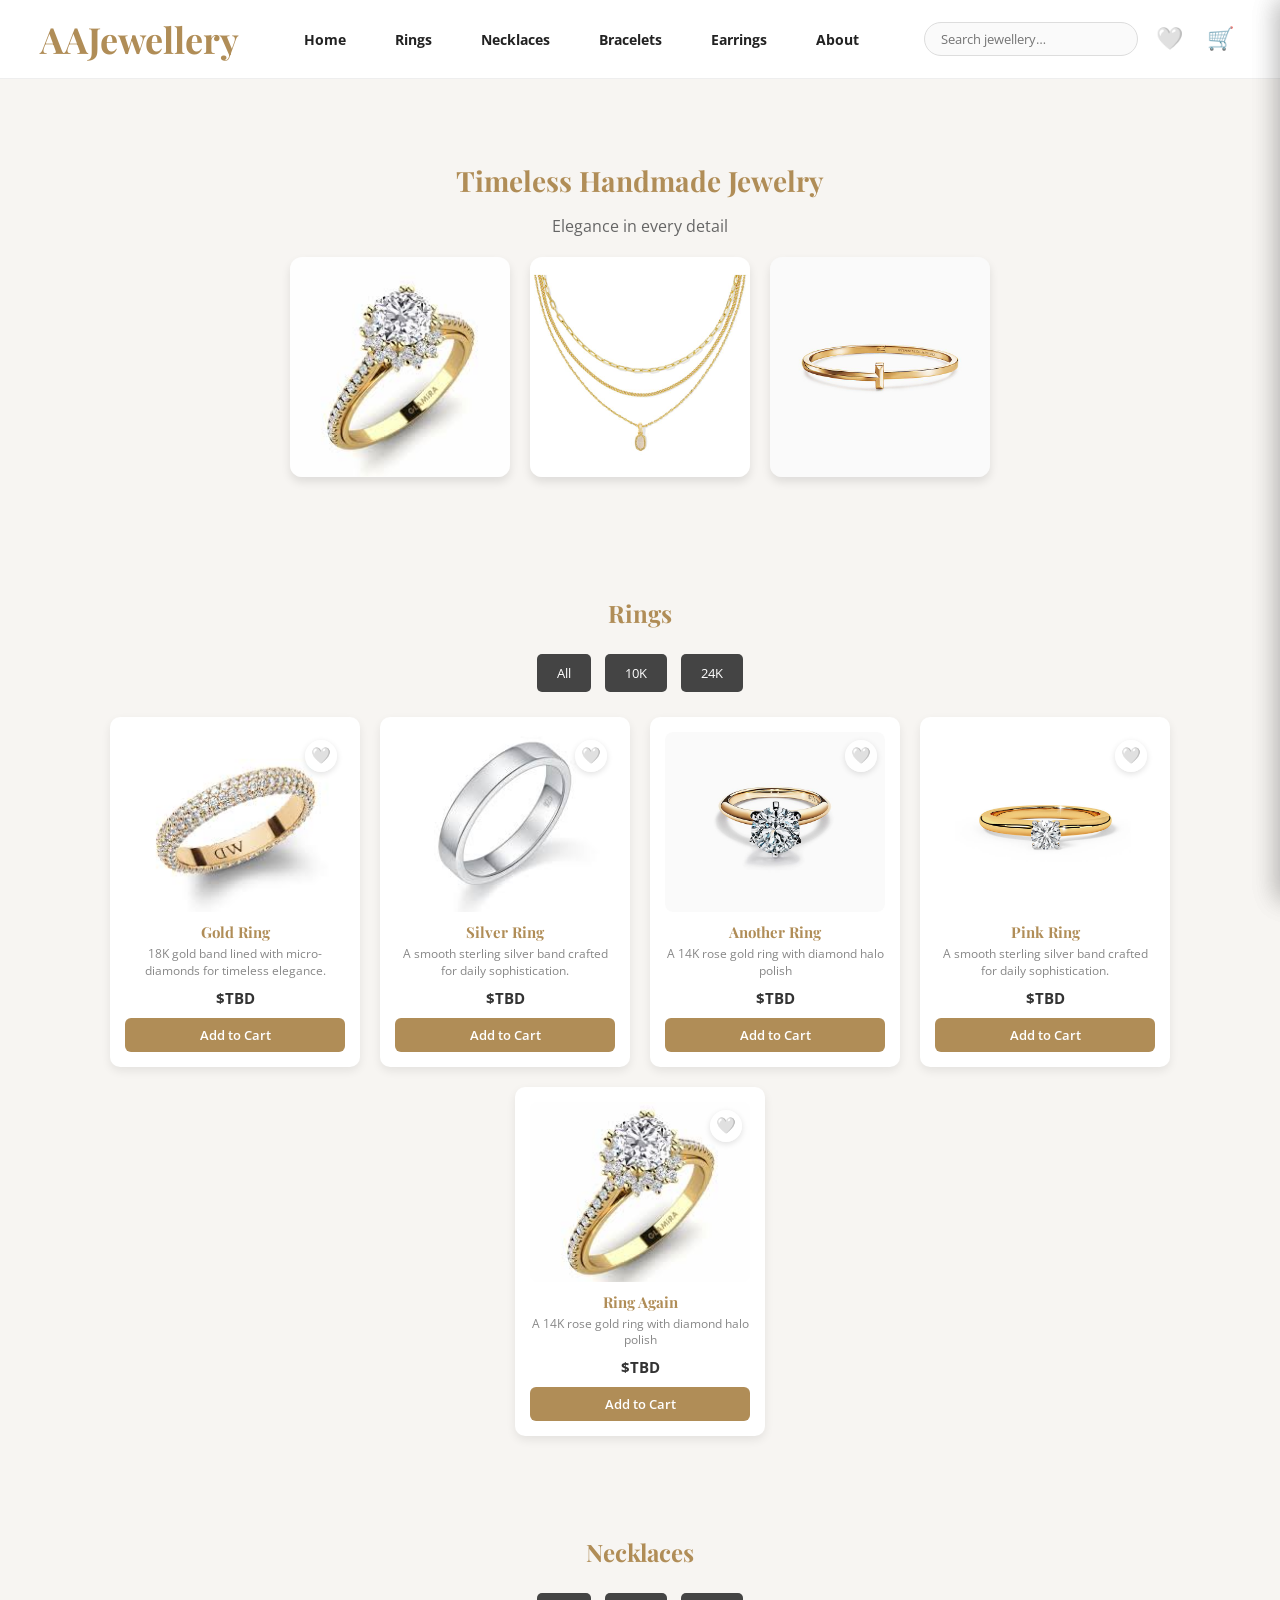
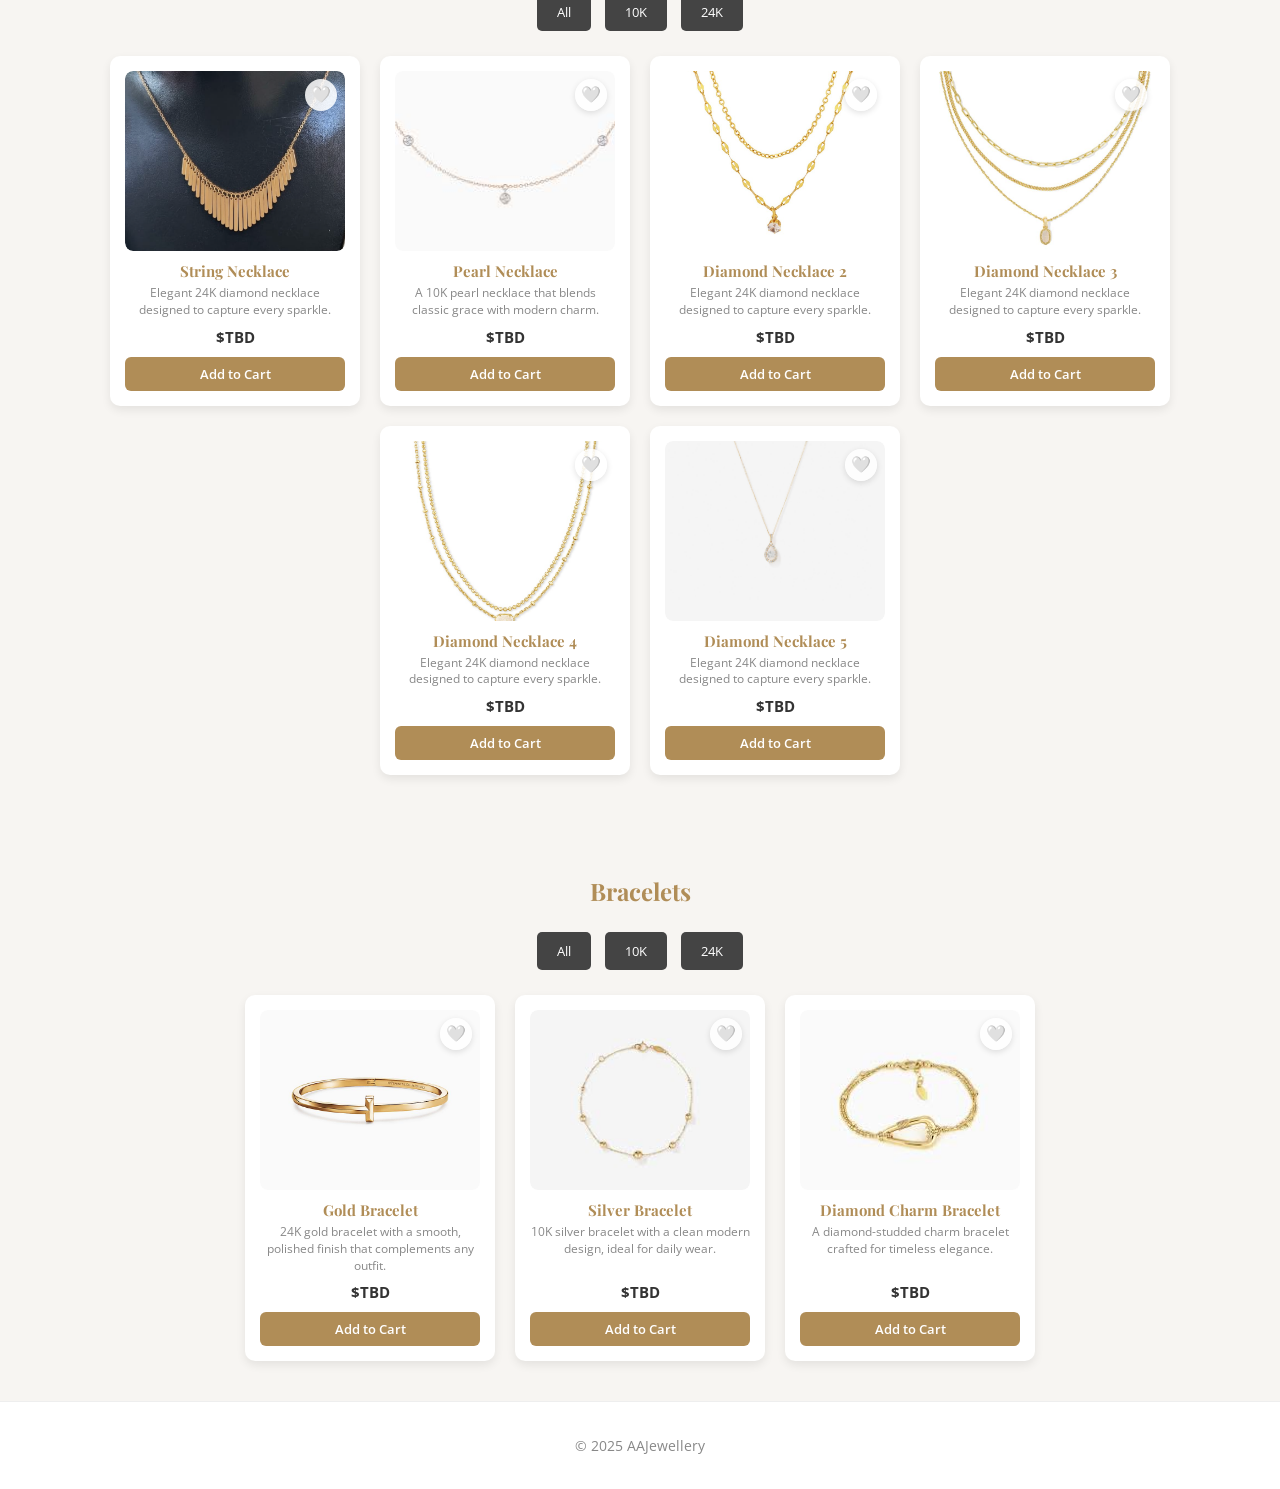
<file: index.html>
<!DOCTYPE html>
<html lang="en">

<head>
  <link href="https://fonts.googleapis.com/css2?family=Playfair+Display:wght@600&family=Open+Sans:wght@400;600&display=swap" rel="stylesheet">
  <meta charset="UTF-8">
  <meta name="viewport" content="width=device-width, initial-scale=1.0">
  <title>AAJewellery</title>
  <link rel="stylesheet" href="style.css">
</head>
<body>

  <header>
    <h1>AAJewellery</h1>
<nav>
  <ul>
    <li><a href="index.html">Home</a></li>
    <li><a href="rings.html">Rings</a></li>
    <li><a href="necklaces.html">Necklaces</a></li>
    <li><a href="bracelets.html">Bracelets</a></li>
    <li><a href="earrings.html">Earrings</a></li>
    <li><a href="about.html">About</a></li>
  </ul>
</nav>

  </header>

  <!-- Homepage Hero -->
  <section id="home" class="hero">
    <h2>Timeless Handmade Jewelry</h2>
    <p>Elegance in every detail</p>
    <div class="featured">
      <img src="images/rings/ringtest.jpg" alt="Featured Ring">
      <img src="images/necklaces/necklacetest3.jpg" alt="Featured Necklace">
      <img src="images/bracelets/braceletstest.jpg" alt="Featured Bracelet">
    </div>
  </section>

  <!-- Category Sections -->
  <section id="rings" class="category">
    <h2>Rings</h2>
    <div class="filters">
      <button data-filter="all">All</button>
      <button data-filter="10k">10K</button>
      <button data-filter="24k">24K</button>
    </div>
    <div id="rings-list" class="gallery"></div>
  </section>

  <section id="necklaces" class="category">
    <h2>Necklaces</h2>
    <div class="filters">
      <button data-filter="all">All</button>
      <button data-filter="10k">10K</button>
      <button data-filter="24k">24K</button>
    </div>
    <div id="necklaces-list" class="gallery"></div>
  </section>

  <section id="bracelets" class="category">
    <h2>Bracelets</h2>
    <div class="filters">
      <button data-filter="all">All</button>
      <button data-filter="10k">10K</button>
      <button data-filter="24k">24K</button>
    </div>
    <div id="bracelets-list" class="gallery"></div>
  </section>

  <footer>
    <p>&copy; 2025 AAJewellery</p>
  </footer>

  <script src="script.js"></script>
</body>
</html>
</file>
<file: style.css>
/* ==============================
   BASE
============================== */
body {
  font-family: 'Open Sans', sans-serif;
  margin: 0;
  background: #f7f5f2;
  color: #222;
}

h1, h2, h3 {
  font-family: 'Playfair Display', serif;
  color: #b08d57;
}

/* ==============================
   HEADER
============================== */
header {
  display: flex;
  justify-content: space-between;
  padding: 15px 40px;
  align-items: center;
  background: #fff;
  border-bottom: 1px solid #eee;
  position: sticky;
  top: 0;
  z-index: 1000;
  gap: 20px;
  flex-wrap: wrap;
}

header h1 {
  font-size: 36px;
  font-weight: 700;
  color: #b08d57;
  margin: 0;
  white-space: nowrap;
}

/* ==============================
   NAV
============================== */
nav ul {
  list-style: none;
  display: flex;
  gap: 25px;
  padding: 0;
  margin: 0;
}
nav ul li {
  position: relative;
}
nav ul li a {
  text-decoration: none;
  color: #222;
  font-weight: bold;
  padding: 8px 12px;
  display: block;
  position: relative;
  font-size: 14px;
  transition: color 0.2s;
}
nav ul li a::after {
  content: "";
  position: absolute;
  left: 50%;
  bottom: 0;
  width: 0;
  height: 2px;
  background: #b08d57;
  transition: width 0.3s ease, left 0.3s ease;
}
nav ul li a:hover::after,
nav ul li a.active::after {
  width: 100%;
  left: 0;
}
nav ul li a.active {
  color: #b08d57;
}

.dropdown-menu {
  display: none;
  position: absolute;
  top: 100%;
  left: 0;
  background: white;
  border: 1px solid #ccc;
  border-radius: 4px;
  min-width: 150px;
  z-index: 1000;
}
.dropdown-menu li { display: block; }
.dropdown-menu li a {
  padding: 10px;
  color: #333;
  font-weight: normal;
}
.dropdown-menu li a:hover {
  background: #f0f0f0;
  color: #c49a6c;
}
.dropdown:hover .dropdown-menu { display: block; }

/* ==============================
   HEADER ACTIONS (search + icons)
============================== */
#header-actions {
  display: flex;
  align-items: center;
  gap: 12px;
  flex-shrink: 0;
}

/* Search */
.search-wrap {
  position: relative;
}
#search-input {
  border: 1px solid #ddd;
  border-radius: 20px;
  padding: 7px 16px;
  font-size: 13px;
  font-family: 'Open Sans', sans-serif;
  width: 180px;
  outline: none;
  transition: border-color 0.2s, width 0.3s;
  background: #fafafa;
}
#search-input:focus {
  border-color: #b08d57;
  width: 220px;
}
.search-results {
  display: none;
  position: absolute;
  top: calc(100% + 8px);
  right: 0;
  background: #fff;
  border: 1px solid #eee;
  border-radius: 10px;
  box-shadow: 0 8px 24px rgba(0,0,0,0.12);
  width: 300px;
  max-height: 360px;
  overflow-y: auto;
  z-index: 2000;
}
.search-result-item {
  display: flex;
  align-items: center;
  gap: 12px;
  padding: 10px 14px;
  cursor: pointer;
  transition: background 0.15s;
}
.search-result-item:hover { background: #fdf8f2; }
.search-result-item img {
  width: 48px;
  height: 48px;
  object-fit: cover;
  border-radius: 6px;
}
.sr-name {
  font-size: 13px;
  font-weight: 600;
  color: #333;
  margin: 0 0 2px;
}
.sr-price {
  font-size: 12px;
  color: #b08d57;
  font-weight: 700;
  margin: 0;
}
.search-no-result {
  padding: 16px;
  text-align: center;
  color: #999;
  font-size: 13px;
}

/* Icon buttons (cart, wishlist) */
.header-icon-btn {
  background: none;
  border: none;
  font-size: 22px;
  cursor: pointer;
  position: relative;
  padding: 4px 6px;
  line-height: 1;
  transition: transform 0.2s;
}
.header-icon-btn:hover { transform: scale(1.15); }

.icon-badge {
  position: absolute;
  top: -4px;
  right: -4px;
  background: #b08d57;
  color: #fff;
  font-size: 10px;
  font-weight: 700;
  border-radius: 50%;
  width: 17px;
  height: 17px;
  display: flex;
  align-items: center;
  justify-content: center;
  font-family: 'Open Sans', sans-serif;
}

/* ==============================
   HERO
============================== */
.hero {
  background-color: #f7f5f2;
  color: #333;
  text-align: center;
  padding: 60px 20px;
}
.hero h2 {
  font-size: 28px;
  margin-bottom: 10px;
  color: #b08d57;
}
.hero p {
  font-size: 16px;
  color: #666;
  margin-bottom: 16px;
}
.featured {
  display: flex;
  justify-content: center;
  gap: 20px;
  margin-top: 20px;
}
.featured img {
  width: 220px;
  border-radius: 12px;
  box-shadow: 0 5px 10px rgba(0,0,0,0.1);
}

/* ==============================
   CATEGORY / GALLERY
============================== */
.category {
  padding: 40px 20px;
  text-align: center;
}

.filters button {
  margin: 5px;
  padding: 10px 20px;
  border: none;
  background: #444;
  color: #fff;
  border-radius: 5px;
  cursor: pointer;
  font-family: 'Open Sans', sans-serif;
}
.filters button:hover { background: #666; }

.gallery {
  display: flex;
  justify-content: center;
  flex-wrap: wrap;
  gap: 20px;
  margin-top: 20px;
}

/* ==============================
   PRODUCT CARD
============================== */
.item {
  background: #fff;
  border-radius: 10px;
  padding: 15px;
  width: 220px;
  text-align: center;
  box-shadow: 0 4px 10px rgba(0,0,0,0.08);
  transition: transform 0.3s ease, box-shadow 0.3s ease;
  cursor: pointer;
  display: flex;
  flex-direction: column;
}
.item:hover {
  transform: translateY(-5px);
  box-shadow: 0 8px 16px rgba(0,0,0,0.15);
}

/* Image wrapper for heart overlay */
.item-img-wrap {
  position: relative;
  overflow: hidden;
  border-radius: 8px;
}
.item-img-wrap img {
  max-width: 100%;
  width: 100%;
  height: 180px;
  object-fit: cover;
  border-radius: 8px;
  display: block;
}

/* Heart button on card */
.item-heart {
  position: absolute;
  top: 8px;
  right: 8px;
  background: rgba(255,255,255,0.85);
  border: none;
  border-radius: 50%;
  width: 32px;
  height: 32px;
  font-size: 16px;
  cursor: pointer;
  display: flex;
  align-items: center;
  justify-content: center;
  box-shadow: 0 2px 6px rgba(0,0,0,0.12);
  transition: transform 0.2s, background 0.2s;
  line-height: 1;
}
.item-heart:hover { transform: scale(1.2); }
.item-heart.active { background: #fff0f0; }

.item h3 {
  font-size: 15px;
  margin: 10px 0 4px;
  color: #b08d57;
}
.item-desc {
  font-size: 12px;
  color: #888;
  line-height: 1.4;
  flex: 1;
  margin: 0 0 8px;
}
.item-price {
  font-size: 15px;
  color: #333;
  margin: 0 0 10px;
}

/* Add to Cart button on card */
.btn-add-cart {
  background: #b08d57;
  color: #fff;
  border: none;
  border-radius: 6px;
  padding: 8px 14px;
  font-size: 13px;
  font-family: 'Open Sans', sans-serif;
  cursor: pointer;
  transition: background 0.2s, transform 0.15s;
  font-weight: 600;
}
.btn-add-cart:hover {
  background: #8f6e3c;
  transform: scale(1.03);
}

/* ==============================
   MODAL
============================== */
.modal {
  display: none;
  position: fixed;
  top: 0; left: 0;
  width: 100%; height: 100%;
  background: rgba(0, 0, 0, 0.6);
  z-index: 2000;
  justify-content: center;
  align-items: center;
}
.modal-content {
  display: flex;
  flex-direction: row;
  align-items: flex-start;
  background: #fff;
  border-radius: 12px;
  padding: 30px;
  max-width: 900px;
  width: 90%;
  box-shadow: 0 8px 20px rgba(0,0,0,0.25);
  position: relative;
  animation: fadeInZoom 0.35s ease forwards;
  transform-origin: center center;
}
.modal-content img {
  width: 45%;
  height: auto;
  max-height: 380px;
  border-radius: 10px;
  object-fit: cover;
  animation: imageAppear 0.5s ease;
}
.modal-info {
  flex: 1;
  padding-left: 24px;
  animation: textFadeIn 0.6s ease 0.15s both;
}
.modal-info h2 {
  font-family: 'Playfair Display', serif;
  color: #b08d57;
  font-size: 26px;
  margin-bottom: 8px;
}
.modal-info #modal-price {
  font-size: 22px;
  font-weight: 700;
  color: #333;
  margin-bottom: 10px;
}
.modal-info #modal-description {
  font-size: 15px;
  color: #555;
  line-height: 1.7;
  text-align: justify;
  margin-bottom: 20px;
}
.close {
  position: absolute;
  top: 15px; right: 20px;
  font-size: 26px;
  color: #aaa;
  cursor: pointer;
  transition: color 0.2s ease;
}
.close:hover { color: #b08d57; }

/* Modal action buttons */
#modal-actions {
  display: flex;
  gap: 10px;
  flex-wrap: wrap;
  margin-top: 4px;
}
.btn-modal-cart {
  background: #b08d57;
  color: #fff;
  border: none;
  border-radius: 7px;
  padding: 10px 20px;
  font-size: 14px;
  font-family: 'Open Sans', sans-serif;
  font-weight: 600;
  cursor: pointer;
  transition: background 0.2s, transform 0.15s;
}
.btn-modal-cart:hover { background: #8f6e3c; transform: scale(1.02); }
.btn-modal-wish {
  background: #fff;
  color: #555;
  border: 1.5px solid #ddd;
  border-radius: 7px;
  padding: 10px 18px;
  font-size: 14px;
  font-family: 'Open Sans', sans-serif;
  font-weight: 600;
  cursor: pointer;
  transition: border-color 0.2s, color 0.2s, transform 0.15s;
}
.btn-modal-wish:hover { border-color: #b08d57; color: #b08d57; transform: scale(1.02); }
.btn-modal-wish.active { border-color: #e0636b; color: #e0636b; }

@keyframes fadeInZoom {
  0%   { opacity: 0; transform: scale(0.85) translateY(20px); }
  100% { opacity: 1; transform: scale(1) translateY(0); }
}
@keyframes imageAppear {
  from { opacity: 0; transform: scale(0.95); }
  to   { opacity: 1; transform: scale(1); }
}
@keyframes textFadeIn {
  from { opacity: 0; transform: translateY(10px); }
  to   { opacity: 1; transform: translateY(0); }
}

/* ==============================
   SLIDE-OUT DRAWER
============================== */
.drawer-overlay {
  display: none;
  position: fixed;
  inset: 0;
  background: rgba(0,0,0,0.4);
  z-index: 3000;
}
.drawer-overlay.open { display: block; }

.drawer {
  position: fixed;
  top: 0; right: 0;
  width: 380px;
  max-width: 95vw;
  height: 100%;
  background: #fff;
  z-index: 3100;
  box-shadow: -4px 0 24px rgba(0,0,0,0.15);
  transform: translateX(100%);
  transition: transform 0.35s cubic-bezier(0.4,0,0.2,1);
  display: flex;
  flex-direction: column;
}
.drawer.open { transform: translateX(0); }

.drawer-header {
  display: flex;
  justify-content: space-between;
  align-items: center;
  padding: 22px 24px 18px;
  border-bottom: 1px solid #f0ece6;
}
.drawer-header h2 {
  font-family: 'Playfair Display', serif;
  color: #b08d57;
  margin: 0;
  font-size: 22px;
}
.drawer-close {
  background: none;
  border: none;
  font-size: 20px;
  cursor: pointer;
  color: #aaa;
  transition: color 0.2s;
  line-height: 1;
}
.drawer-close:hover { color: #b08d57; }

.drawer-items {
  flex: 1;
  overflow-y: auto;
  padding: 16px 24px;
}
.cart-empty {
  text-align: center;
  color: #aaa;
  margin-top: 40px;
  font-size: 14px;
}

/* Cart item row */
.cart-item {
  display: flex;
  align-items: center;
  gap: 14px;
  padding: 12px 0;
  border-bottom: 1px solid #f5f0ea;
}
.cart-item img {
  width: 60px;
  height: 60px;
  object-fit: cover;
  border-radius: 8px;
  flex-shrink: 0;
}
.cart-item-info {
  flex: 1;
  min-width: 0;
}
.cart-item-name {
  font-size: 14px;
  font-weight: 600;
  color: #333;
  margin: 0 0 3px;
  white-space: nowrap;
  overflow: hidden;
  text-overflow: ellipsis;
}
.cart-item-price {
  font-size: 13px;
  color: #b08d57;
  font-weight: 700;
  margin: 0 0 6px;
}
.cart-item-remove {
  background: none;
  border: none;
  color: #ccc;
  font-size: 16px;
  cursor: pointer;
  transition: color 0.2s;
  flex-shrink: 0;
}
.cart-item-remove:hover { color: #e0636b; }

/* Qty controls */
.cart-qty {
  display: flex;
  align-items: center;
  gap: 8px;
}
.cart-qty button {
  width: 24px;
  height: 24px;
  border-radius: 50%;
  border: 1.5px solid #ddd;
  background: #fff;
  font-size: 15px;
  line-height: 1;
  cursor: pointer;
  display: flex;
  align-items: center;
  justify-content: center;
  color: #555;
  transition: border-color 0.2s, color 0.2s;
}
.cart-qty button:hover { border-color: #b08d57; color: #b08d57; }
.cart-qty span {
  font-size: 14px;
  font-weight: 600;
  min-width: 18px;
  text-align: center;
}

/* Cart total row */
.cart-total-row {
  padding: 14px 24px;
  border-top: 1px solid #f0ece6;
  font-size: 16px;
  color: #333;
  display: flex;
  justify-content: space-between;
}
.cart-total-row strong { color: #b08d57; font-size: 18px; }

/* Checkout button */
.btn-checkout {
  margin: 0 24px 24px;
  background: #b08d57;
  color: #fff;
  border: none;
  border-radius: 8px;
  padding: 14px;
  font-size: 15px;
  font-family: 'Open Sans', sans-serif;
  font-weight: 700;
  cursor: pointer;
  transition: background 0.2s, transform 0.15s;
  letter-spacing: 0.5px;
}
.btn-checkout:hover { background: #8f6e3c; transform: scale(1.01); }

/* Move to cart (wishlist drawer) */
.btn-wish-to-cart {
  background: none;
  border: 1.5px solid #b08d57;
  color: #b08d57;
  border-radius: 5px;
  padding: 4px 10px;
  font-size: 12px;
  font-family: 'Open Sans', sans-serif;
  font-weight: 600;
  cursor: pointer;
  transition: background 0.2s, color 0.2s;
}
.btn-wish-to-cart:hover { background: #b08d57; color: #fff; }

/* ==============================
   TOAST
============================== */
#aa-toast {
  position: fixed;
  bottom: 28px;
  left: 50%;
  transform: translateX(-50%) translateY(20px);
  background: #333;
  color: #fff;
  padding: 11px 22px;
  border-radius: 24px;
  font-size: 14px;
  font-family: 'Open Sans', sans-serif;
  z-index: 9999;
  opacity: 0;
  transition: opacity 0.3s ease, transform 0.3s ease;
  pointer-events: none;
  white-space: nowrap;
}
#aa-toast.show {
  opacity: 1;
  transform: translateX(-50%) translateY(0);
}

/* ==============================
   FOOTER
============================== */
footer {
  text-align: center;
  background: #fff;
  color: #888;
  padding: 20px 0;
  font-size: 14px;
  border-top: 1px solid #eee;
}

/* ==============================
   ABOUT PAGE
============================== */
.about-page {
  background-color: #fff;
  padding: 80px 20px;
}
.about-wrapper {
  max-width: 1100px;
  margin: 0 auto;
  display: flex;
  flex-wrap: wrap;
  align-items: center;
  gap: 40px;
}
.about-text { flex: 1 1 500px; }
.about-text h2 {
  font-family: 'Playfair Display', serif;
  font-size: 32px;
  color: #b08d57;
  margin-bottom: 20px;
}
.about-text p {
  font-size: 16px;
  color: #444;
  line-height: 1.8;
  margin-bottom: 15px;
}
.about-text strong { color: #b08d57; }
.about-image { flex: 1 1 400px; text-align: center; }
.about-image img {
  width: 100%;
  max-width: 450px;
  border-radius: 12px;
  box-shadow: 0 4px 12px rgba(0, 0, 0, 0.15);
}



/* ==============================
   TABLET AND MOBILE
============================== */
@media (max-width: 1100px) {
  header {
    justify-content: center;
  }

  header nav {
    width: 100%;
    min-width: 0;
  }

  header nav > ul {
    flex-wrap: wrap;
    justify-content: center;
    gap: 4px 12px;
  }
}

@media (max-width: 768px) {
  /* Keep sizing inside the available screen width */
  body {
    overflow-wrap: break-word;
  }

  header,
  header *,
  .hero,
  .hero *,
  .category,
  .category *,
  .modal,
  .modal *,
  .drawer,
  .drawer *,
  .about-page,
  .about-page * {
    box-sizing: border-box;
  }

  /* Compact header; scrolls away as visitors browse */
  header {
    position: relative;
    padding: 16px;
    gap: 12px;
  }

  header h1 {
    font-size: 30px;
    text-align: center;
  }

  header nav > ul {
    display: grid;
    grid-template-columns: repeat(3, minmax(0, 1fr));
    gap: 4px;
  }

  nav ul li a {
    padding: 12px 4px;
    font-size: 13px;
    text-align: center;
  }

  /* Search and icons */
  #header-actions {
    width: 100%;
    min-width: 0;
    justify-content: center;
    gap: 8px;
  }

  .search-wrap {
    flex: 1;
    min-width: 0;
  }

  #search-input,
  #search-input:focus {
    width: 100%;
    min-width: 0;
    font-size: 16px;
    padding: 10px 12px;
  }

  .search-results {
    left: 0;
    right: auto;
    width: min(300px, calc(100vw - 32px));
    max-height: 45vh;
  }

  .header-icon-btn {
    flex-shrink: 0;
    min-width: 44px;
    min-height: 44px;
  }

  /* Homepage */
  .hero {
    padding: 32px 16px;
  }

  .hero h2 {
    font-size: 28px;
    line-height: 1.25;
    margin: 0 0 12px;
  }

  .hero p {
    font-size: 15px;
    margin: 0 0 20px;
  }

  .featured {
    display: grid;
    grid-template-columns: repeat(3, minmax(0, 1fr));
    gap: 8px;
  }

  .featured img {
    width: 100%;
    min-width: 0;
    aspect-ratio: 1;
    object-fit: contain;
    background: #fff;
    border-radius: 8px;
  }

  /* Two products per row */
  .category {
    padding: 28px 12px;
  }

  .filters button {
    padding: 10px 16px;
    min-height: 44px;
  }

  .gallery {
    display: grid;
    grid-template-columns: repeat(2, minmax(0, 1fr));
    gap: 12px;
  }

  .item {
    width: 100%;
    min-width: 0;
    padding: 10px;
  }

  .item-img-wrap img {
    width: 100%;
    height: auto;
    aspect-ratio: 1;
    object-fit: contain;
  }

  .item h3 {
    font-size: 14px;
  }

  .item-heart {
    width: 44px;
    height: 44px;
    top: 2px;
    right: 2px;
  }

  .btn-add-cart {
    min-height: 44px;
    padding: 10px 6px;
  }

  /* Product popup: image above the details */
  .modal {
    padding: 16px;
  }

  .modal-content {
    flex-direction: column;
    width: 100%;
    max-height: 90vh;
    max-height: 90dvh;
    overflow-y: auto;
    padding: 48px 20px 20px;
    gap: 16px;
  }

  .modal-content img {
    width: 100%;
    max-height: 35vh;
    object-fit: contain;
  }

  .modal-info {
    width: 100%;
    min-width: 0;
    padding-left: 0;
  }

  .modal-info h2 {
    font-size: 23px;
    margin-top: 0;
  }

  .modal-info #modal-description {
    text-align: left;
  }

  .close {
    top: 4px;
    right: 8px;
    width: 44px;
    height: 44px;
    display: grid;
    place-items: center;
  }

  /* Cart and wishlist */
  .drawer {
    width: 380px;
    max-width: 100%;
    height: 100dvh;
    padding-bottom: env(safe-area-inset-bottom);
  }

  .drawer-items {
    min-height: 0;
    padding: 12px 16px;
  }

  .drawer-close,
  .cart-item-remove,
  .cart-qty button {
    min-width: 44px;
    min-height: 44px;
  }

  #aa-toast {
    box-sizing: border-box;
    max-width: calc(100vw - 32px);
    white-space: normal;
    text-align: center;
  }

  /* About page */
  .about-page {
    padding: 32px 16px;
  }

  .about-wrapper {
    flex-direction: column;
    gap: 24px;
  }

  .about-text,
  .about-image {
    flex: auto;
    width: 100%;
    min-width: 0;
  }

  .about-text h2 {
    font-size: 28px;
  }
}

/* One product per row on especially narrow screens */
@media (max-width: 359px) {
  .gallery {
    grid-template-columns: minmax(0, 1fr);
  }
}
/* Single-row mobile navigation */
@media (max-width: 768px) {
  header nav {
    width: 100%;
    min-width: 0;
    overflow-x: auto;
    -webkit-overflow-scrolling: touch;
  }

  header nav > ul {
    display: flex;
    flex-wrap: nowrap;
    justify-content: flex-start;
    gap: 8px;
    width: max-content;
    min-width: 100%;
  }

  header nav > ul > li {
    flex: 0 0 auto;
  }

  header nav > ul > li > a {
    white-space: nowrap;
    padding: 12px 10px;
    font-size: 14px;
  }
}
</file>
